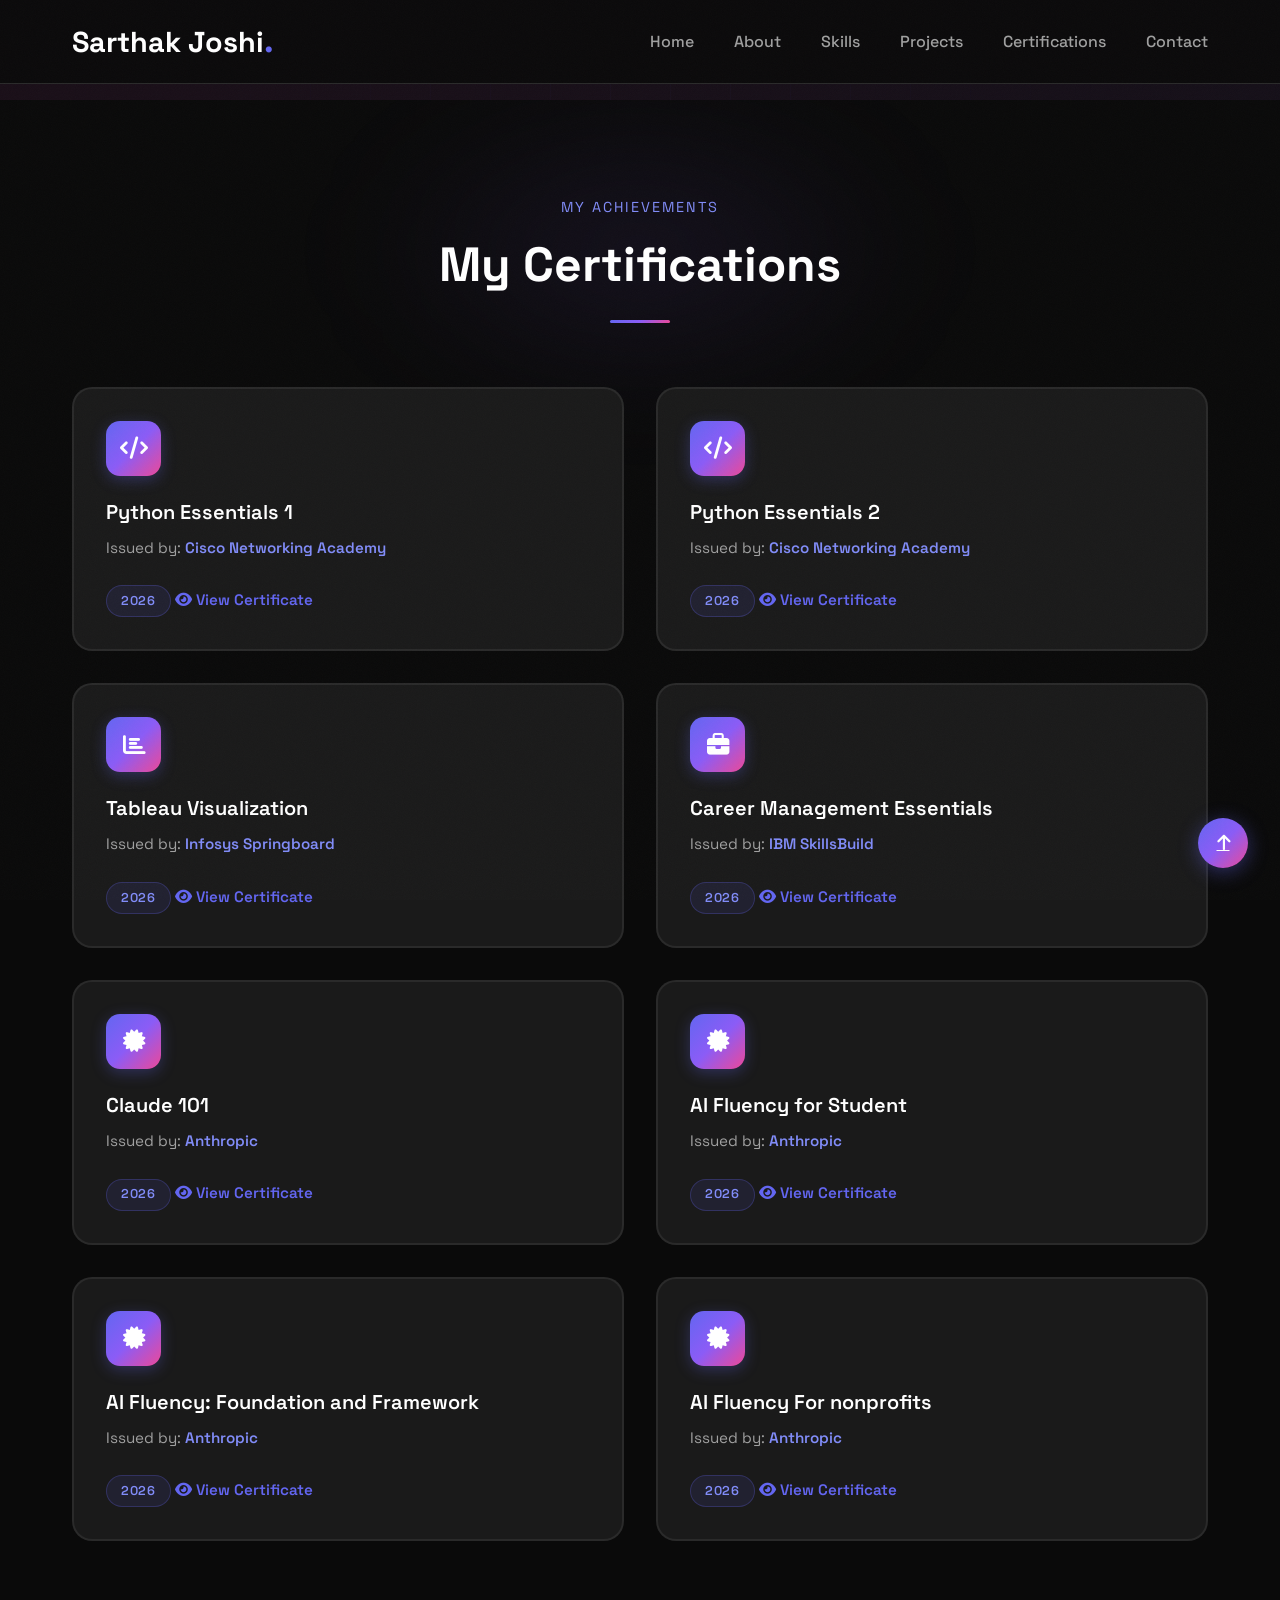
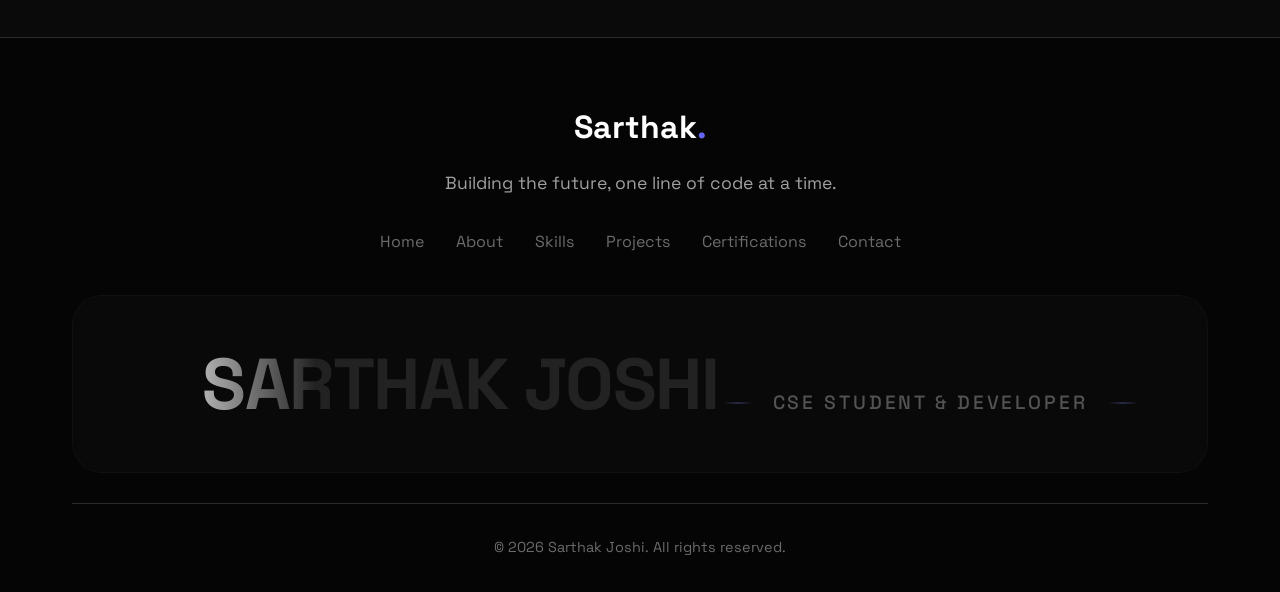
<file: certificates.html>
<!DOCTYPE html>
<html lang="en">

<head>
    <meta charset="UTF-8">
    <meta name="viewport" content="width=device-width, initial-scale=1.0">
    <meta name="description"
        content="Sarthak Joshi - Computer Science Engineering student at MIT Academy of Engineering, Pune. Portfolio showcasing web development projects, skills in C, Python, HTML/CSS, and certifications.">
    <meta name="keywords"
        content="Sarthak Joshi, portfolio, CSE student, web developer, Pune, MIT Academy of Engineering, HTML, CSS, Python, C programming">
    <meta name="author" content="Sarthak Joshi">
    <title>Sarthak Joshi - Certifications</title>

    <!-- CSS File -->
    <link rel="stylesheet" href="style.css">

    <!-- Font Awesome Icons -->
    <link rel="stylesheet" href="https://cdnjs.cloudflare.com/ajax/libs/font-awesome/6.4.0/css/all.min.css">

    <!-- Google Fonts -->
    <link href="https://fonts.googleapis.com/css2?family=Space+Grotesk:wght@300;400;500;600;700&display=swap"
        rel="stylesheet">
</head>

<body>
    <!-- Custom Cursor Elements -->
    <div class="cursor"></div>
    <div class="cursor-follower"></div>

    <!-- Spotlight Effect -->
    <div class="spotlight"></div>
    <div class="spotlight-inner"></div>

    <!-- Navigation -->
    <nav class="navbar">
        <div class="nav-container">
            <a href="Index.html#home" class="logo">Sarthak Joshi<span class="logo-dot">.</span></a>

            <input type="checkbox" id="nav-toggle" class="nav-toggle">
            <label for="nav-toggle" class="hamburger">
                <span></span>
                <span></span>
                <span></span>
            </label>

            <ul class="nav-menu">
                <li><a href="Index.html#home" class="nav-link">Home</a></li>
                <li><a href="Index.html#about" class="nav-link">About</a></li>
                <li><a href="Index.html#skills" class="nav-link">Skills</a></li>
                <li><a href="Index.html#projects" class="nav-link">Projects</a></li>
                <li><a href="certificates.html" class="nav-link">Certifications</a></li>
                <li><a href="Index.html#contact" class="nav-link">Contact</a></li>
            </ul>
        </div>
    </nav>

    <main style="padding-top: 100px; min-height: 80vh;">
        <!-- Certifications Section (NEW) -->
        <section id="certifications" class="certifications">
            <div class="container">
                <div class="section-header">
                    <span class="section-subtitle">My Achievements</span>
                    <h2 class="section-title">My <span class="gradient-text">Certifications</span></h2>
                    <div class="title-line"></div>
                </div>

                <div class="certifications-grid">
                    <!-- Certification 1 -->
                    <div class="cert-card">
                        <div class="cert-icon">
                            <i class="fas fa-code"></i>
                        </div>
                        <h3>Python Essentials 1</h3>
                        <p>Issued by: <strong>Cisco Networking Academy</strong></p>
                        <span class="cert-date">2026</span>
                        <a href="PythonEssentials1.pdf" class="cert-link" target="_blank" rel="noopener noreferrer"><i
                                class="fas fa-eye"></i> View Certificate</a>
                    </div>

                    <!-- Certification 2 -->
                    <div class="cert-card">
                        <div class="cert-icon">
                            <i class="fas fa-code"></i>
                        </div>
                        <h3>Python Essentials 2</h3>
                        <p>Issued by: <strong>Cisco Networking Academy</strong></p>
                        <span class="cert-date">2026</span>
                        <a href="PythonEssentials2.pdf" class="cert-link" target="_blank" rel="noopener noreferrer"><i
                                class="fas fa-eye"></i> View Certificate</a>
                    </div>

                    <!-- Certification 3 -->
                    <div class="cert-card">
                        <div class="cert-icon">
                            <i class="fas fa-chart-bar"></i>
                        </div>
                        <h3>Tableau Visualization</h3>
                        <p>Issued by: <strong>Infosys Springboard</strong></p>
                        <span class="cert-date">2026</span>
                        <a href="CS2_202501040172.pdf" class="cert-link" target="_blank" rel="noopener noreferrer"><i
                                class="fas fa-eye"></i> View Certificate</a>
                    </div>

                    <!-- Certification 4 -->
                    <div class="cert-card">
                        <div class="cert-icon">
                            <i class="fas fa-briefcase"></i>
                        </div>
                        <h3>Career Management Essentials</h3>
                        <p>Issued by: <strong>IBM SkillsBuild</strong></p>
                        <span class="cert-date">2026</span>
                        <a href="IMP cert.pdf" class="cert-link" target="_blank" rel="noopener noreferrer"><i
                                class="fas fa-eye"></i> View Certificate</a>
                    </div>
                    <!-- Certification 5 -->
                    <div class="cert-card">
                        <div class="cert-icon">
                            <i class="fas fa-certificate"></i>
                        </div>
                        <h3>Claude 101</h3>
                        <p>Issued by: <strong>Anthropic</strong></p>
                        <span class="cert-date">2026</span>
                        <a href="Claude_03.pdf" class="cert-link" target="_blank" rel="noopener noreferrer"><i
                                class="fas fa-eye"></i> View Certificate</a>
                    </div>

                    <!-- Certification 6 -->
                    <div class="cert-card">
                        <div class="cert-icon">
                            <i class="fas fa-certificate"></i>
                        </div>
                        <h3>AI Fluency for Student</h3>
                        <p>Issued by: <strong>Anthropic</strong></p>
                        <span class="cert-date">2026</span>
                        <a href="Claude_04.pdf" class="cert-link" target="_blank" rel="noopener noreferrer"><i
                                class="fas fa-eye"></i> View Certificate</a>
                    </div>

                    <!-- Certification 7 -->
                    <div class="cert-card">
                        <div class="cert-icon">
                            <i class="fas fa-certificate"></i>
                        </div>
                        <h3>AI Fluency: Foundation and Framework</h3>
                        <p>Issued by: <strong>Anthropic</strong></p>
                        <span class="cert-date">2026</span>
                        <a href="Claude_01.pdf" class="cert-link" target="_blank" rel="noopener noreferrer"><i
                                class="fas fa-eye"></i> View Certificate</a>
                    </div>

                    <!-- Certification 8 -->
                    <div class="cert-card">
                        <div class="cert-icon">
                            <i class="fas fa-certificate"></i>
                        </div>
                        <h3>AI Fluency For nonprofits</h3>
                        <p>Issued by: <strong>Anthropic</strong></p>
                        <span class="cert-date">2026</span>
                        <a href="Claude_02.pdf" class="cert-link" target="_blank" rel="noopener noreferrer"><i
                                class="fas fa-eye"></i> View Certificate</a>
                    </div>
                </div>
            </div>
        </section>
    </main>

    <footer class="footer">
        <div class="footer-content">
            <div class="footer-logo">Sarthak<span class="logo-dot">.</span></div>
            <p class="footer-text">Building the future, one line of code at a time.</p>

            <ul class="footer-links">
                <li><a href="Index.html#home">Home</a></li>
                <li><a href="Index.html#about">About</a></li>
                <li><a href="Index.html#skills">Skills</a></li>
                <li><a href="Index.html#projects">Projects</a></li>
                <li><a href="certificates.html">Certifications</a></li>
                <li><a href="Index.html#contact">Contact</a></li>
            </ul>

            <!-- Shining Name -->
            <div class="shine-name-container">
                <div class="shine-name-wrapper">
                    <h2 class="shine-name">Sarthak Joshi</h2>
                    <p class="shine-subtitle">CSE Student & Developer</p>
                </div>
            </div>

            <div class="footer-bottom">
                <p>&copy; 2026 Sarthak Joshi. All rights reserved.</p>
            </div>
        </div>
    </footer>

    <!-- Scroll To Top Button -->
    <a href="Index.html#home" class="scroll-top-btn visible" aria-label="Scroll to top">
        <i class="fas fa-arrow-up"></i>
    </a>
</body>

</html>
</file>
<file: style.css>
﻿/* ============================================================
   RESET & VARIABLES
   ============================================================ */
:root {
    --primary: #6366f1;
    --primary-dark: #4f46e5;
    --primary-light: #818cf8;
    --secondary: #8b5cf6;
    --accent: #ec4899;
    --dark-bg: #0a0a0a;
    --dark-surface: #121212;
    --dark-card: #1a1a1a;
    --dark-border: #2a2a2a;
    --text-primary: #ffffff;
    --text-secondary: #a0a0a0;
    --text-muted: #6b6b6b;
    --gradient-1: linear-gradient(135deg, #6366f1, #8b5cf6, #ec4899);
    --gradient-2: linear-gradient(90deg, #818cf8, #c084fc);
    --shadow-sm: 0 4px 20px rgba(0, 0, 0, 0.3);
    --shadow-md: 0 8px 30px rgba(99, 102, 241, 0.15);
    --shadow-lg: 0 20px 50px rgba(99, 102, 241, 0.25);
    --transition: all 0.3s cubic-bezier(0.4, 0, 0.2, 1);
}

* {
    margin: 0;
    padding: 0;
    box-sizing: border-box;
}

html {
    scroll-behavior: smooth;
    font-size: 16px;
}

body {
    font-family: 'Space Grotesk', sans-serif;
    background: var(--dark-bg);
    color: var(--text-primary);
    line-height: 1.6;
    overflow-x: hidden;
}

/* Custom Scrollbar */
::-webkit-scrollbar {
    width: 8px;
}

::-webkit-scrollbar-track {
    background: var(--dark-bg);
}

::-webkit-scrollbar-thumb {
    background: linear-gradient(180deg, var(--primary), var(--secondary));
    border-radius: 4px;
}

::-webkit-scrollbar-thumb:hover {
    background: linear-gradient(180deg, var(--secondary), var(--accent));
}

/* ============================================================
   SPOTLIGHT CURSOR EFFECT (Pure CSS)
   ============================================================ */

.spotlight {
    position: fixed;
    width: 800px;
    height: 800px;
    border-radius: 50%;
    pointer-events: none;
    z-index: 9998;
    top: 50%;
    left: 50%;
    background: radial-gradient(
        circle,
        rgba(99, 102, 241, 0.15) 0%,
        rgba(167, 139, 250, 0.1) 20%,
        rgba(56, 189, 248, 0.07) 40%,
        rgba(52, 211, 153, 0.04) 60%,
        transparent 80%
    );
    filter: blur(70px);
    opacity: 0;
    transition: opacity 0.5s ease;
    animation: spotlightFadeIn 0.8s ease-out 0.3s forwards, spotlightWander 20s ease-in-out infinite alternate;
    mix-blend-mode: screen;
}

.spotlight-inner {
    position: fixed;
    width: 400px;
    height: 400px;
    border-radius: 50%;
    pointer-events: none;
    z-index: 9999;
    top: 50%;
    left: 50%;
    background: radial-gradient(
        circle,
        rgba(167, 139, 250, 0.2) 0%,
        rgba(129, 140, 248, 0.15) 30%,
        rgba(56, 189, 248, 0.1) 50%,
        transparent 70%
    );
    filter: blur(40px);
    opacity: 0;
    transition: opacity 0.5s ease;
    animation: spotlightFadeIn 0.8s ease-out 0.5s forwards, spotlightInnerWander 15s ease-in-out infinite alternate-reverse;
    mix-blend-mode: screen;
}

@keyframes spotlightFadeIn {
    from { opacity: 0; transform: translate(-50%, -50%) scale(0.8); }
    to { opacity: 1; transform: translate(-50%, -50%) scale(1); }
}

@keyframes spotlightWander {
    0% { transform: translate(-50%, -50%) scale(0.8) translate(10vw, 10vh); }
    33% { transform: translate(-50%, -50%) scale(1.1) translate(-20vw, 15vh); }
    66% { transform: translate(-50%, -50%) scale(0.9) translate(15vw, -20vh); }
    100% { transform: translate(-50%, -50%) scale(1) translate(-10vw, -10vh); }
}

@keyframes spotlightInnerWander {
    0% { transform: translate(-50%, -50%) scale(1) translate(-10vw, -15vh); }
    33% { transform: translate(-50%, -50%) scale(0.8) translate(20vw, 10vh); }
    66% { transform: translate(-50%, -50%) scale(1.2) translate(-15vw, 20vh); }
    100% { transform: translate(-50%, -50%) scale(0.9) translate(10vw, 10vh); }
}

.cursor, .cursor-follower {
    display: none !important;
}
    to { transform: translate(-50%, -50%); }
}

/* ============================================================
   TYPOGRAPHY & UTILITIES
   ============================================================ */
.gradient-text {
    background: var(--gradient-1);
    -webkit-background-clip: text;
    background-clip: text;
    color: transparent;
    display: inline-block;
}

.section-header {
    text-align: center;
    margin-bottom: 4rem;
    position: relative;
}

.section-subtitle {
    display: block;
    font-size: 0.9rem;
    text-transform: uppercase;
    letter-spacing: 2px;
    color: var(--primary-light);
    margin-bottom: 0.5rem;
}

.section-title {
    font-size: clamp(2rem, 5vw, 3rem);
    font-weight: 700;
    margin-bottom: 1rem;
}

.title-line {
    width: 60px;
    height: 3px;
    background: var(--gradient-1);
    margin: 0 auto;
    border-radius: 2px;
    animation: linePulse 2s infinite;
}

@keyframes linePulse {
    0%, 100% { width: 60px; opacity: 1; }
    50% { width: 100px; opacity: 0.7; }
}

/* Focus visible for keyboard accessibility */
a:focus-visible,
button:focus-visible {
    outline: 2px solid var(--primary-light);
    outline-offset: 3px;
    border-radius: 4px;
}

.container {
    max-width: 1200px;
    margin: 0 auto;
    padding: 0 2rem;
}

/* ============================================================
   NAVIGATION
   ============================================================ */
.navbar {
    position: fixed;
    top: 0;
    left: 0;
    width: 100%;
    z-index: 1000;
    padding: 1.5rem 0;
    transition: var(--transition);
}

.navbar.scrolled {
    background: rgba(10, 10, 10, 0.9);
    backdrop-filter: blur(10px);
    border-bottom: 1px solid var(--dark-border);
    padding: 1rem 0;
}

.nav-container {
    max-width: 1200px;
    margin: 0 auto;
    padding: 0 2rem;
    display: flex;
    align-items: center;
    justify-content: space-between;
}

.logo {
    font-size: 1.8rem;
    font-weight: 700;
    text-decoration: none;
    color: var(--text-primary);
    position: relative;
    z-index: 1001;
}

.logo-dot {
    color: var(--primary);
    font-size: 2rem;
}

.nav-menu {
    display: flex;
    gap: 2.5rem;
    list-style: none;
    align-items: center;
}

.nav-link {
    color: var(--text-secondary);
    text-decoration: none;
    font-weight: 500;
    position: relative;
    padding: 0.5rem 0;
    transition: var(--transition);
}

.nav-link::after {
    content: '';
    position: absolute;
    bottom: 0;
    left: 0;
    width: 0;
    height: 2px;
    background: var(--gradient-1);
    transition: width 0.3s ease;
}

.nav-link:hover,
.nav-link.active {
    color: var(--text-primary);
}

.nav-link:hover::after,
.nav-link.active::after {
    width: 100%;
}

.nav-btn {
    padding: 0.75rem 1.5rem;
    border-radius: 50px;
    background: var(--gradient-1);
    color: white;
    text-decoration: none;
    font-weight: 600;
    transition: var(--transition);
    box-shadow: var(--shadow-md);
}

.nav-btn:hover {
    transform: translateY(-2px);
    box-shadow: var(--shadow-lg);
}

/* Hamburger Menu */
.nav-toggle {
    display: none;
}

.hamburger {
    display: none;
    flex-direction: column;
    cursor: pointer;
    z-index: 1001;
}

.hamburger span {
    width: 25px;
    height: 2px;
    background: var(--text-primary);
    margin: 3px 0;
    transition: var(--transition);
}

/* ============================================================
   HERO SECTION
   ============================================================ */
.hero {
    min-height: 100vh;
    display: flex;
    align-items: center;
    position: relative;
    overflow: hidden;
    padding: 6rem 0 2rem;
}

.hero-bg {
    position: absolute;
    inset: 0;
    overflow: hidden;
}

.gradient-sphere {
    position: absolute;
    width: 600px;
    height: 600px;
    background: radial-gradient(circle, rgba(99, 102, 241, 0.2) 0%, transparent 70%);
    border-radius: 50%;
    top: -200px;
    right: -100px;
    filter: blur(60px);
    animation: floatSphere 15s infinite;
}

.gradient-sphere-2 {
    position: absolute;
    width: 500px;
    height: 500px;
    background: radial-gradient(circle, rgba(139, 92, 246, 0.15) 0%, transparent 70%);
    border-radius: 50%;
    bottom: -100px;
    left: -100px;
    filter: blur(60px);
    animation: floatSphere 20s infinite reverse;
}

@keyframes floatSphere {
    0%, 100% { transform: translate(0, 0) scale(1); }
    50% { transform: translate(30px, 30px) scale(1.1); }
}

.grid-overlay {
    position: absolute;
    inset: 0;
    background-image: 
        linear-gradient(rgba(99, 102, 241, 0.05) 1px, transparent 1px),
        linear-gradient(90deg, rgba(99, 102, 241, 0.05) 1px, transparent 1px);
    background-size: 50px 50px;
    animation: gridMove 20s linear infinite;
}

@keyframes gridMove {
    0% { transform: translate(0, 0); }
    100% { transform: translate(50px, 50px); }
}

/* Stars */
.hero-stars {
    position: absolute;
    inset: 0;
    pointer-events: none;
}

.star {
    position: absolute;
    border-radius: 50%;
    background: #fff;
}

.star:nth-child(1) { width:2px;height:2px; top:8%; left:15%; animation: starTwinkle 2.1s .2s ease-in-out infinite; }
.star:nth-child(2) { width:3px;height:3px; top:18%; left:75%; animation: starTwinkle 2.8s .6s ease-in-out infinite; }
.star:nth-child(3) { width:2px;height:2px; top:35%; left:40%; animation: starTwinkle 3.2s .1s ease-in-out infinite; }
.star:nth-child(4) { width:2px;height:2px; top:60%; left:20%; animation: starTwinkle 2.5s .9s ease-in-out infinite; }
.star:nth-child(5) { width:3px;height:3px; top:70%; left:85%; animation: starTwinkle 1.9s .4s ease-in-out infinite; }
.star:nth-child(6) { width:2px;height:2px; top:85%; left:55%; animation: starTwinkle 3.0s .7s ease-in-out infinite; }
.star:nth-child(7) { width:2px;height:2px; top:25%; left:90%; animation: starTwinkle 2.4s .3s ease-in-out infinite; }
.star:nth-child(8) { width:3px;height:3px; top:50%; left:5%; animation: starTwinkle 2.2s .8s ease-in-out infinite; }
.star:nth-child(9) { width:2px;height:2px; top:12%; left:55%; animation: starTwinkle 2.7s .5s ease-in-out infinite; }
.star:nth-child(10) { width:2px;height:2px; top:80%; left:35%; animation: starTwinkle 3.1s .2s ease-in-out infinite; }

@keyframes starTwinkle {
    0%,100% { opacity: .15; transform: scale(.8); }
    50% { opacity: .9; transform: scale(1.3); }
}

/* Floating particles */
.hero-particle {
    position: absolute;
    border-radius: 50%;
    pointer-events: none;
}

.hero-particle:nth-child(11) { width:5px;height:5px; top:20%;left:10%; background:var(--primary); box-shadow:0 0 8px var(--primary); animation: floatY 5s 0s ease-in-out infinite; }
.hero-particle:nth-child(12) { width:4px;height:4px; top:70%;left:80%; background:var(--secondary); box-shadow:0 0 8px var(--secondary); animation: floatY 6s 1s ease-in-out infinite; }
.hero-particle:nth-child(13) { width:6px;height:6px; top:50%;left:25%; background:#38bdf8; box-shadow:0 0 8px #38bdf8; animation: floatY 7s .5s ease-in-out infinite; }
.hero-particle:nth-child(14) { width:3px;height:3px; top:30%;left:65%; background:#34d399; box-shadow:0 0 8px #34d399; animation: floatY 5s 2s ease-in-out infinite; }
.hero-particle:nth-child(15) { width:5px;height:5px; top:80%;left:45%; background:var(--primary); box-shadow:0 0 8px var(--primary); animation: floatY 8s .2s ease-in-out infinite; }
.hero-particle:nth-child(16) { width:4px;height:4px; top:15%;left:88%; background:var(--accent); box-shadow:0 0 8px var(--accent); animation: floatY 6s 1.5s ease-in-out infinite; }

@keyframes floatY {
    0%, 100% { transform: translateY(0px); }
    50% { transform: translateY(-18px); }
}

.hero-container {
    max-width: 1200px;
    margin: 0 auto;
    padding: 0 2rem;
    display: grid;
    grid-template-columns: 1fr 1fr;
    gap: 4rem;
    align-items: center;
    position: relative;
    z-index: 2;
}

.hero-content {
    animation: fadeSlideUp 1s ease-out;
}

.hero-badge {
    display: inline-flex;
    align-items: center;
    gap: 0.75rem;
    padding: 0.5rem 1rem;
    background: rgba(99, 102, 241, 0.1);
    border: 1px solid rgba(99, 102, 241, 0.2);
    border-radius: 50px;
    color: var(--primary-light);
    font-size: 0.9rem;
    margin-bottom: 2rem;
    position: relative;
    overflow: hidden;
}

.hero-wave {
    display: inline-block;
    animation: waveHand 2.5s ease-in-out infinite;
    transform-origin: 70% 70%;
}

@keyframes waveHand {
    0%,100% { transform: rotate(0deg); }
    20% { transform: rotate(25deg); }
    40% { transform: rotate(-15deg); }
    60% { transform: rotate(20deg); }
    80% { transform: rotate(-10deg); }
}

.hero-name {
    font-size: clamp(2.5rem, 6vw, 4rem);
    font-weight: 700;
    line-height: 1.1;
    margin-bottom: 1.5rem;
}

.hero-typing {
    font-size: 1.5rem;
    margin-bottom: 1.5rem;
    min-height: 3rem;
}

.static-text {
    color: var(--text-secondary);
}

.dynamic-text {
    display: inline-block;
    overflow: hidden;
    white-space: nowrap;
    border-right: 2px solid var(--primary);
    animation: typing 4s steps(22, end) infinite alternate, cursorBlink .75s step-end infinite;
    max-width: 100%;
    vertical-align: bottom;
    color: var(--primary);
    font-weight: 600;
}

@keyframes typing {
    from { width: 0; }
    to { width: 100%; }
}

@keyframes cursorBlink {
    from, to { border-color: transparent; }
    50% { border-color: var(--primary); }
}
    50% { opacity: 0; }
}

.hero-description {
    color: var(--text-secondary);
    font-size: 1.1rem;
    margin-bottom: 2.5rem;
    max-width: 500px;
}

.hero-buttons {
    display: flex;
    gap: 1rem;
    margin-bottom: 2rem;
}

.btn {
    display: inline-flex;
    align-items: center;
    gap: 0.75rem;
    padding: 1rem 2rem;
    border-radius: 50px;
    font-weight: 600;
    text-decoration: none;
    transition: var(--transition);
    position: relative;
    overflow: hidden;
    border: none;
    cursor: pointer;
}

.btn::before {
    content: '';
    position: absolute;
    top: 50%;
    left: 50%;
    width: 0;
    height: 0;
    border-radius: 50%;
    background: rgba(255, 255, 255, 0.2);
    transform: translate(-50%, -50%);
    transition: width 0.6s, height 0.6s;
}

.btn:hover::before {
    width: 300px;
    height: 300px;
}

.btn-primary {
    background: var(--gradient-1);
    color: white;
    box-shadow: var(--shadow-md);
}

.btn-primary:hover {
    transform: translateY(-3px);
    box-shadow: var(--shadow-lg);
}

.btn-outline {
    background: transparent;
    border: 2px solid var(--primary);
    color: var(--text-primary);
}

.btn-outline:hover {
    background: var(--primary);
    transform: translateY(-3px);
    box-shadow: var(--shadow-md);
}

.hero-social {
    display: flex;
    gap: 1rem;
}

.social-icon {
    width: 40px;
    height: 40px;
    border-radius: 50%;
    background: var(--dark-card);
    border: 1px solid var(--dark-border);
    display: flex;
    align-items: center;
    justify-content: center;
    color: var(--text-secondary);
    text-decoration: none;
    transition: var(--transition);
}

.social-icon:hover {
    background: var(--primary);
    color: white;
    transform: translateY(-3px);
    border-color: transparent;
}

/* Hero Image */
.hero-image-wrapper {
    position: relative;
    animation: fadeSlideRight 1s ease-out;
}

.hero-image {
    position: relative;
    width: 350px;
    height: 350px;
    margin: 0 auto;
}

.image-glow {
    position: absolute;
    inset: -20px;
    background: radial-gradient(circle, rgba(99, 102, 241, 0.3) 0%, transparent 70%);
    filter: blur(30px);
    animation: glowPulse 3s infinite;
}

@keyframes glowPulse {
    0%, 100% { opacity: 0.5; transform: scale(1); }
    50% { opacity: 0.8; transform: scale(1.1); }
}

.hero-image img {
    width: 100%;
    height: 100%;
    object-fit: cover;
    border-radius: 30% 70% 70% 30% / 30% 30% 70% 70%;
    border: 3px solid rgba(99, 102, 241, 0.3);
    animation: morphing 10s infinite;
    position: relative;
    z-index: 2;
}

@keyframes morphing {
    0%, 100% { border-radius: 30% 70% 70% 30% / 30% 30% 70% 70%; }
    25% { border-radius: 58% 42% 75% 25% / 76% 46% 54% 24%; }
    50% { border-radius: 50% 50% 33% 67% / 55% 27% 73% 45%; }
    75% { border-radius: 33% 67% 58% 42% / 63% 68% 32% 37%; }
}

.floating-card {
    position: absolute;
    padding: 0.75rem 1.5rem;
    background: var(--dark-card);
    border: 1px solid var(--dark-border);
    border-radius: 50px;
    display: flex;
    align-items: center;
    gap: 0.5rem;
    font-size: 0.9rem;
    color: var(--text-primary);
    box-shadow: var(--shadow-sm);
    backdrop-filter: blur(5px);
    animation: float 3s infinite;
}

.floating-card i {
    color: var(--primary);
}

.card-1 {
    top: 20px;
    right: 0;
    animation-delay: 0s;
}

.card-2 {
    bottom: 20px;
    left: 0;
    animation-delay: 1.5s;
}

@keyframes float {
    0%, 100% { transform: translateY(0); }
    50% { transform: translateY(-10px); }
}

.scroll-indicator {
    position: absolute;
    bottom: 2rem;
    left: 50%;
    transform: translateX(-50%);
    display: flex;
    flex-direction: column;
    align-items: center;
    gap: 0.5rem;
    color: var(--text-muted);
    font-size: 0.8rem;
    animation: bounce 2s infinite;
}

@keyframes bounce {
    0%, 100% { transform: translateX(-50%) translateY(0); }
    50% { transform: translateX(-50%) translateY(-10px); }
}

.mouse {
    width: 26px;
    height: 40px;
    border: 2px solid var(--text-muted);
    border-radius: 20px;
    position: relative;
}

.mouse::before {
    content: '';
    position: absolute;
    top: 5px;
    left: 50%;
    transform: translateX(-50%);
    width: 4px;
    height: 8px;
    background: var(--text-muted);
    border-radius: 2px;
    animation: scrollWheel 1.5s infinite;
}

@keyframes scrollWheel {
    0% { opacity: 1; transform: translateX(-50%) translateY(0); }
    100% { opacity: 0; transform: translateX(-50%) translateY(10px); }
}

/* ============================================================
   ANIMATIONS
   ============================================================ */
@keyframes fadeSlideUp {
    from {
        opacity: 0;
        transform: translateY(50px);
    }
    to {
        opacity: 1;
        transform: translateY(0);
    }
}

@keyframes fadeSlideRight {
    from {
        opacity: 0;
        transform: translateX(50px);
    }
    to {
        opacity: 1;
        transform: translateX(0);
    }
}

/* ============================================================
   ABOUT SECTION
   ============================================================ */
.about {
    padding: 6rem 0;
    background: var(--dark-surface);
    position: relative;
    overflow: hidden;
}

.about-grid {
    display: grid;
    grid-template-columns: 1fr 1fr;
    gap: 4rem;
    align-items: center;
}

.about-image-wrapper {
    position: relative;
    animation: fadeSlideLeft 1s ease-out;
}

@keyframes fadeSlideLeft {
    from {
        opacity: 0;
        transform: translateX(-50px);
    }
    to {
        opacity: 1;
        transform: translateX(0);
    }
}

.about-image {
    position: relative;
    border-radius: 20px;
    overflow: hidden;
    box-shadow: var(--shadow-lg);
}

.image-border {
    position: absolute;
    inset: 0;
    border: 2px solid transparent;
    border-radius: 20px;
    background: var(--gradient-1) border-box;
    -webkit-mask: linear-gradient(#fff 0 0) padding-box, linear-gradient(#fff 0 0);
    mask: linear-gradient(#fff 0 0) padding-box, linear-gradient(#fff 0 0);
    -webkit-mask-composite: xor;
    mask-composite: exclude;
    animation: rotate 10s linear infinite;
}

@keyframes rotate {
    from { transform: rotate(0deg); }
    to { transform: rotate(360deg); }
}

.about-image img {
    width: 100%;
    height: 100%;
    object-fit: cover;
    transition: var(--transition);
}

.about-image:hover img {
    transform: scale(1.05);
}

.experience-badge {
    position: absolute;
    bottom: -20px;
    right: -20px;
    width: 120px;
    height: 120px;
    background: var(--gradient-1);
    border-radius: 50%;
    display: flex;
    flex-direction: column;
    align-items: center;
    justify-content: center;
    color: white;
    box-shadow: var(--shadow-lg);
    animation: glowPulse 3s infinite;
}

@keyframes spin {
    from { transform: rotate(0deg); }
    to { transform: rotate(360deg); }
}

.exp-number {
    font-size: 2rem;
    font-weight: 700;
    line-height: 1;
}

.exp-text {
    font-size: 0.8rem;
    text-align: center;
    opacity: 0.9;
}

.about-content {
    padding: 2rem;
    animation: fadeSlideRight 1s ease-out;
}

@keyframes fadeSlideRight {
    from {
        opacity: 0;
        transform: translateX(50px);
    }
    to {
        opacity: 1;
        transform: translateX(0);
    }
}

.about-heading {
    font-size: 2rem;
    margin-bottom: 1.5rem;
    line-height: 1.3;
}

.about-text {
    color: var(--text-secondary);
    margin-bottom: 1.5rem;
    font-size: 1.1rem;
}

.about-info-grid {
    display: grid;
    grid-template-columns: repeat(2, 1fr);
    gap: 1.5rem;
    margin: 2rem 0;
}

.info-card {
    background: var(--dark-card);
    padding: 1.5rem;
    border-radius: 15px;
    border: 1px solid var(--dark-border);
    transition: var(--transition);
    text-align: center;
}

.info-card:hover {
    transform: translateY(-5px);
    border-color: var(--primary);
    box-shadow: var(--shadow-md);
}

.info-card i {
    font-size: 2rem;
    color: var(--primary);
    margin-bottom: 0.5rem;
}

.info-label {
    display: block;
    font-size: 0.8rem;
    color: var(--text-muted);
    margin-bottom: 0.25rem;
}

.info-value {
    font-weight: 600;
    color: var(--text-primary);
}

.stats-row {
    display: grid;
    grid-template-columns: repeat(4, 1fr);
    gap: 1.5rem;
    margin-top: 3rem;
}

.stat-card {
    text-align: center;
    padding: 2rem;
    border-radius: 15px;
    background: var(--dark-card);
    border: 1px solid var(--dark-border);
    transition: var(--transition);
    animation: countUp 0.7s ease-out forwards;
    opacity: 0;
}

.stat-card:nth-child(1) { animation-delay: 0.2s; }
.stat-card:nth-child(2) { animation-delay: 0.35s; }
.stat-card:nth-child(3) { animation-delay: 0.5s; }
.stat-card:nth-child(4) { animation-delay: 0.65s; }

@keyframes countUp {
    from {
        opacity: 0;
        transform: scale(0.8);
    }
    to {
        opacity: 1;
        transform: scale(1);
    }
}

.stat-card:hover {
    transform: translateY(-5px);
    border-color: var(--primary);
    box-shadow: var(--shadow-md);
}

.stat-num {
    font-size: 2.5rem;
    font-weight: 700;
    color: var(--primary);
    margin-bottom: 0.5rem;
}

.stat-label {
    color: var(--text-secondary);
    font-size: 0.9rem;
}

/* ============================================================
   SKILLS SECTION
   ============================================================ */
.skills {
    padding: 6rem 0;
    background: var(--dark-bg);
}

.skills-grid {
    display: grid;
    grid-template-columns: repeat(2, 1fr);
    gap: 2rem;
    margin-bottom: 3rem;
}

.skill-card {
    background: var(--dark-card);
    border: 1px solid var(--dark-border);
    border-radius: 20px;
    padding: 2rem;
    transition: var(--transition);
    position: relative;
    overflow: hidden;
    opacity: 0;
    animation: fadeSlideUp 0.7s ease-out forwards;
}

.skill-card:nth-child(1) { animation-delay: 0.1s; }
.skill-card:nth-child(2) { animation-delay: 0.3s; }

.skill-card::before {
    content: '';
    position: absolute;
    top: -2px;
    left: -2px;
    right: -2px;
    height: 3px;
    background: var(--gradient-1);
    transform: translateX(-100%);
    transition: transform 0.5s ease;
}

.skill-card:hover::before {
    transform: translateX(100%);
}

.skill-card:hover {
    transform: translateY(-5px);
    box-shadow: var(--shadow-md);
    border-color: var(--primary);
}

.skill-card-header {
    display: flex;
    align-items: center;
    gap: 1rem;
    margin-bottom: 2rem;
}

.skill-icon-wrapper {
    width: 50px;
    height: 50px;
    background: var(--gradient-1);
    border-radius: 12px;
    display: flex;
    align-items: center;
    justify-content: center;
    font-size: 1.5rem;
    color: white;
    animation: iconGlow 2s infinite;
}

@keyframes iconGlow {
    0%, 100% { box-shadow: 0 0 20px rgba(99, 102, 241, 0.3); }
    50% { box-shadow: 0 0 40px rgba(99, 102, 241, 0.6); }
}

.skill-card-header h3 {
    font-size: 1.3rem;
    color: var(--text-primary);
}

.skill-item {
    margin-bottom: 1.5rem;
}

.skill-info {
    display: flex;
    justify-content: space-between;
    margin-bottom: 0.5rem;
    color: var(--text-secondary);
}

.skill-percent {
    color: var(--primary);
    font-weight: 600;
}

.skill-progress {
    height: 8px;
    background: var(--dark-border);
    border-radius: 4px;
    overflow: hidden;
    position: relative;
}

.skill-progress-bar {
    height: 100%;
    background: var(--gradient-1);
    border-radius: 4px;
    position: relative;
    animation: progressFill 1.5s ease-out;
}

@keyframes progressFill {
    from { width: 0; }
}

.skill-progress-bar::after {
    content: '';
    position: absolute;
    top: 0;
    left: 0;
    right: 0;
    bottom: 0;
    background: linear-gradient(90deg, transparent, rgba(255, 255, 255, 0.3), transparent);
    animation: shimmer 2s infinite;
}

@keyframes shimmer {
    0% { transform: translateX(-100%); }
    100% { transform: translateX(100%); }
}

.skills-cloud {
    display: flex;
    flex-wrap: wrap;
    justify-content: center;
    gap: 1rem;
    margin-top: 3rem;
}

.cloud-tag {
    padding: 0.75rem 1.5rem;
    background: var(--dark-card);
    border: 1px solid var(--dark-border);
    border-radius: 50px;
    color: var(--text-secondary);
    font-size: 1rem;
    transition: var(--transition);
    cursor: default;
    animation: tagFloat 3s infinite;
}

.cloud-tag:hover {
    background: var(--primary);
    color: white;
    transform: translateY(-3px) scale(1.05);
    border-color: transparent;
    box-shadow: var(--shadow-md);
}

@keyframes tagFloat {
    0%, 100% { transform: translateY(0); }
    50% { transform: translateY(-5px); }
}

.cloud-tag:nth-child(odd) { animation-delay: 0.5s; }
.cloud-tag:nth-child(3n) { animation-delay: 1s; }

/* ============================================================
   PROJECTS SECTION
   ============================================================ */
.projects {
    padding: 6rem 0;
    background: var(--dark-surface);
}

.projects-grid {
    display: grid;
    grid-template-columns: repeat(2, 1fr);
    gap: 2rem;
    margin-bottom: 3rem;
}

.project-card {
    background: var(--dark-card);
    border: 1px solid var(--dark-border);
    border-radius: 20px;
    overflow: hidden;
    transition: var(--transition);
    position: relative;
    opacity: 0;
    animation: fadeSlideUp 0.7s ease-out forwards;
}

.project-card:nth-child(1) { animation-delay: 0.1s; }
.project-card:nth-child(2) { animation-delay: 0.2s; }
.project-card:nth-child(3) { animation-delay: 0.3s; }
.project-card:nth-child(4) { animation-delay: 0.4s; }

.project-card:hover {
    transform: translateY(-10px);
    box-shadow: var(--shadow-lg);
    border-color: var(--primary);
}

.project-image {
    position: relative;
    height: 250px;
    overflow: hidden;
}

.project-image img {
    width: 100%;
    height: 100%;
    object-fit: cover;
    transition: transform 0.5s ease;
}

.project-card:hover .project-image img {
    transform: scale(1.1);
}

.project-overlay {
    position: absolute;
    inset: 0;
    background: linear-gradient(to top, var(--dark-bg), transparent);
    opacity: 0;
    transition: opacity 0.3s ease;
    display: flex;
    align-items: flex-end;
    justify-content: center;
    padding: 2rem;
}

.project-card:hover .project-overlay {
    opacity: 1;
}

.project-links {
    display: flex;
    gap: 1rem;
    transform: translateY(20px);
    transition: transform 0.3s ease;
}

.project-card:hover .project-links {
    transform: translateY(0);
}

.project-link {
    width: 45px;
    height: 45px;
    background: var(--primary);
    border-radius: 50%;
    display: flex;
    align-items: center;
    justify-content: center;
    color: white;
    text-decoration: none;
    transition: var(--transition);
}

.project-link:hover {
    transform: scale(1.1);
    background: var(--accent);
}

.project-category {
    position: absolute;
    top: 1rem;
    right: 1rem;
    padding: 0.25rem 1rem;
    background: rgba(99, 102, 241, 0.2);
    border: 1px solid var(--primary);
    border-radius: 50px;
    color: var(--primary);
    font-size: 0.8rem;
    font-weight: 600;
    backdrop-filter: blur(5px);
}

.project-info {
    padding: 1.5rem;
}

.project-info h3 {
    font-size: 1.3rem;
    margin-bottom: 0.5rem;
    color: var(--text-primary);
}

.project-info p {
    color: var(--text-secondary);
    margin-bottom: 1rem;
    line-height: 1.6;
}

.project-tech {
    display: flex;
    flex-wrap: wrap;
    gap: 0.5rem;
}

.project-tech span {
    padding: 0.25rem 0.75rem;
    background: var(--dark-bg);
    border: 1px solid var(--dark-border);
    border-radius: 50px;
    font-size: 0.8rem;
    color: var(--text-muted);
    transition: var(--transition);
}

.project-tech span:hover {
    background: var(--primary);
    color: white;
    border-color: transparent;
}

.projects-cta {
    text-align: center;
    margin-top: 1rem;
}

.projects-cta .btn-outline {
    padding: 1rem 2.5rem;
}

/* ============================================================
   CERTIFICATIONS SECTION
   ============================================================ */
.certifications {
    padding: 6rem 0;
    background: var(--dark-bg);
    position: relative;
    overflow: hidden;
}

.certifications::before {
    content: '';
    position: absolute;
    top: 0;
    left: 50%;
    transform: translateX(-50%);
    width: 600px;
    height: 300px;
    background: radial-gradient(ellipse, rgba(139, 92, 246, 0.1) 0%, transparent 70%);
    filter: blur(60px);
    pointer-events: none;
}

.certifications-grid {
    display: grid;
    grid-template-columns: repeat(2, 1fr);
    gap: 2rem;
}

.cert-card {
    background: var(--dark-card);
    border: 1px solid var(--dark-border);
    border-radius: 20px;
    padding: 2rem;
    position: relative;
    overflow: hidden;
    transition: var(--transition);
    opacity: 0;
    animation: fadeSlideUp 0.7s ease-out forwards;
}

.cert-card:nth-child(1) { animation-delay: 0.1s; }
.cert-card:nth-child(2) { animation-delay: 0.2s; }
.cert-card:nth-child(3) { animation-delay: 0.3s; }
.cert-card:nth-child(4) { animation-delay: 0.4s; }
.cert-card:nth-child(5) { animation-delay: 0.5s; }
.cert-card:nth-child(6) { animation-delay: 0.6s; }
.cert-card:nth-child(7) { animation-delay: 0.7s; }
.cert-card:nth-child(8) { animation-delay: 0.8s; }

.cert-card::before {
    content: '';
    position: absolute;
    top: 0;
    left: 0;
    width: 100%;
    height: 3px;
    background: var(--gradient-1);
    transform: scaleX(0);
    transform-origin: left;
    transition: transform 0.4s ease;
}

.cert-card:hover::before {
    transform: scaleX(1);
}

.cert-card:hover {
    transform: translateY(-8px);
    box-shadow: var(--shadow-lg);
    border-color: var(--primary);
}

.cert-icon {
    width: 55px;
    height: 55px;
    background: var(--gradient-1);
    border-radius: 14px;
    display: flex;
    align-items: center;
    justify-content: center;
    font-size: 1.4rem;
    color: white;
    margin-bottom: 1.25rem;
    transition: var(--transition);
    box-shadow: 0 4px 15px rgba(99, 102, 241, 0.3);
}

.cert-card:hover .cert-icon {
    transform: scale(1.1) rotate(-5deg);
    box-shadow: 0 6px 25px rgba(99, 102, 241, 0.5);
}

.cert-card h3 {
    font-size: 1.25rem;
    color: var(--text-primary);
    margin-bottom: 0.5rem;
    font-weight: 600;
}

.cert-card p {
    color: var(--text-secondary);
    font-size: 0.95rem;
    margin-bottom: 0.75rem;
    line-height: 1.6;
}

.cert-card p strong {
    color: var(--primary-light);
    font-weight: 600;
}

.cert-date {
    display: inline-block;
    padding: 0.3rem 0.9rem;
    background: rgba(99, 102, 241, 0.1);
    border: 1px solid rgba(99, 102, 241, 0.25);
    border-radius: 50px;
    color: var(--primary-light);
    font-size: 0.8rem;
    font-weight: 600;
    letter-spacing: 0.5px;
}

.cert-link {
    display: inline-block;
    margin-top: 1rem;
    color: var(--primary);
    text-decoration: none;
    font-weight: 600;
    font-size: 0.95rem;
    transition: var(--transition);
}

.cert-link:hover {
    color: var(--accent);
    transform: translateX(5px);
}

/* ============================================================
   CONTACT SECTION
   ============================================================ */
.contact {
    padding: 6rem 0;
    background: var(--dark-bg);
    position: relative;
    overflow: hidden;
}

.contact::after {
    content: '';
    position: absolute;
    bottom: 0;
    left: 50%;
    transform: translateX(-50%);
    width: 600px;
    height: 250px;
    background: radial-gradient(ellipse, rgba(99, 102, 241, 0.12) 0%, transparent 70%);
    filter: blur(50px);
    pointer-events: none;
}

.contact-wrapper {
    display: grid;
    grid-template-columns: 1fr 1fr;
    gap: 3rem;
}

.contact-info-side {
    padding: 2rem;
    animation: fadeSlideLeft 1s ease-out;
}

.contact-heading {
    font-size: 2rem;
    margin-bottom: 1rem;
    color: var(--text-primary);
}

.contact-text {
    color: var(--text-secondary);
    margin-bottom: 2rem;
    line-height: 1.8;
}

.contact-details {
    margin-bottom: 2rem;
}

.contact-detail-item {
    display: flex;
    gap: 1rem;
    margin-bottom: 1.5rem;
    padding: 1rem;
    background: var(--dark-card);
    border: 1px solid var(--dark-border);
    border-radius: 15px;
    transition: var(--transition);
}

.contact-detail-item:hover {
    transform: translateX(10px);
    border-color: var(--primary);
    box-shadow: var(--shadow-md);
}

.detail-icon {
    width: 50px;
    height: 50px;
    background: var(--gradient-1);
    border-radius: 12px;
    display: flex;
    align-items: center;
    justify-content: center;
    font-size: 1.2rem;
    color: white;
}

.detail-content h4 {
    font-size: 0.9rem;
    color: var(--text-muted);
    margin-bottom: 0.25rem;
}

.detail-content a,
.detail-content p {
    color: var(--text-primary);
    text-decoration: none;
    font-weight: 500;
    transition: var(--transition);
}

.detail-content a:hover {
    color: var(--primary);
}

.contact-social {
    display: flex;
    gap: 1rem;
}

.contact-social-link {
    width: 45px;
    height: 45px;
    background: var(--dark-card);
    border: 1px solid var(--dark-border);
    border-radius: 50%;
    display: flex;
    align-items: center;
    justify-content: center;
    color: var(--text-secondary);
    text-decoration: none;
    transition: var(--transition);
}

.contact-social-link:hover {
    background: var(--primary);
    color: white;
    transform: translateY(-3px);
    border-color: transparent;
}

.contact-form-side {
    padding: 2rem;
    background: var(--dark-card);
    border: 1px solid var(--dark-border);
    border-radius: 20px;
    box-shadow: var(--shadow-lg);
    animation: fadeSlideRight 1s ease-out;
}

.form-group {
    position: relative;
    margin-bottom: 1.5rem;
}

.form-input,
.form-textarea {
    width: 100%;
    padding: 1rem;
    background: var(--dark-bg);
    border: 1px solid var(--dark-border);
    border-radius: 12px;
    color: var(--text-primary);
    font-family: inherit;
    font-size: 1rem;
    transition: var(--transition);
}

.form-textarea {
    min-height: 120px;
    resize: vertical;
}

.form-input:focus,
.form-textarea:focus {
    outline: none;
    border-color: var(--primary);
    box-shadow: 0 0 0 3px rgba(99, 102, 241, 0.1);
}

.input-focus {
    position: absolute;
    bottom: 0;
    left: 0;
    width: 0;
    height: 2px;
    background: var(--gradient-1);
    transition: width 0.3s ease;
}

.form-input:focus ~ .input-focus,
.form-textarea:focus ~ .input-focus {
    width: 100%;
}

.submit-btn {
    width: 100%;
    justify-content: center;
}

/* ============================================================
   SHINING NAME EFFECT
   ============================================================ */

.shine-name-container {
    margin: 40px 0 30px;
    padding: 30px 20px;
    display: flex;
    justify-content: center;
    align-items: center;
    position: relative;
    overflow: hidden;
    border-radius: 30px;
    background: rgba(255, 255, 255, 0.02);
    backdrop-filter: blur(5px);
    border: 1px solid rgba(255, 255, 255, 0.03);
}

.shine-name-wrapper {
    text-align: center;
    position: relative;
}

.shine-name-wrapper::before {
    content: '';
    position: absolute;
    top: 50%;
    left: 50%;
    transform: translate(-50%, -50%);
    width: 100%;
    height: 100%;
    background: radial-gradient(
        circle,
        rgba(99, 102, 241, 0.15) 0%,
        transparent 70%
    );
    filter: blur(50px);
    opacity: 0;
    transition: opacity 0.5s ease;
    pointer-events: none;
}

.shine-name-wrapper:hover::before {
    opacity: 1;
}

.shine-name {
    font-size: clamp(2.8rem, 8vw, 4.5rem);
    font-weight: 900;
    letter-spacing: -0.02em;
    background: linear-gradient(
        90deg,
        rgba(255, 255, 255, 0.1) 0%,
        rgba(255, 255, 255, 0.1) 25%,
        #ffffff 35%,
        #818cf8 45%,
        #a78bfa 50%,
        #38bdf8 55%,
        #ffffff 65%,
        rgba(255, 255, 255, 0.1) 75%,
        rgba(255, 255, 255, 0.1) 100%
    );
    background-size: 300% 100%;
    background-position: 100% 0;
    -webkit-background-clip: text;
    -webkit-text-fill-color: transparent;
    background-clip: text;
    cursor: default;
    position: relative;
    transition: all 0.8s cubic-bezier(0.25, 0.46, 0.45, 0.94);
    user-select: none;
    text-transform: uppercase;
    padding: 15px 30px;
    display: inline-block;
    line-height: 1.2;
}

.shine-name:hover {
    background-position: -100% 0;
    animation: continuousShine 2.5s linear infinite;
    transform: scale(1.02);
}

@keyframes continuousShine {
    0% { background-position: 100% 0; }
    100% { background-position: -100% 0; }
}

.shine-name::before {
    content: '';
    position: absolute;
    top: 50%;
    left: 50%;
    transform: translate(-50%, -50%);
    width: 0;
    height: 0;
    background: radial-gradient(
        circle,
        rgba(129, 140, 248, 0.5) 0%,
        rgba(167, 139, 250, 0.3) 30%,
        rgba(56, 189, 248, 0.2) 50%,
        transparent 70%
    );
    border-radius: 50%;
    opacity: 0;
    transition: all 0.8s cubic-bezier(0.34, 1.56, 0.64, 1);
    pointer-events: none;
    z-index: -2;
    filter: blur(40px);
}

.shine-name::after {
    content: '';
    position: absolute;
    top: 50%;
    left: 50%;
    transform: translate(-50%, -50%);
    width: 0;
    height: 0;
    background: radial-gradient(
        circle,
        rgba(255, 255, 255, 0.8) 0%,
        rgba(129, 140, 248, 0.4) 40%,
        transparent 70%
    );
    border-radius: 50%;
    opacity: 0;
    transition: all 0.8s cubic-bezier(0.34, 1.56, 0.64, 1) 0.1s;
    pointer-events: none;
    z-index: -1;
    filter: blur(50px);
}

.shine-name:hover::before {
    width: 200%;
    height: 200%;
    opacity: 0.7;
}

.shine-name:hover::after {
    width: 150%;
    height: 150%;
    opacity: 0.5;
}

.shine-name {
    text-shadow: 
        0 0 30px rgba(129, 140, 248, 0),
        0 0 50px rgba(167, 139, 250, 0),
        0 0 70px rgba(56, 189, 248, 0);
    transition: 
        background-position 0.8s cubic-bezier(0.25, 0.46, 0.45, 0.94),
        text-shadow 0.6s ease,
        transform 0.3s ease;
}

.shine-name:hover {
    text-shadow: 
        0 0 30px rgba(129, 140, 248, 0.5),
        0 0 60px rgba(167, 139, 250, 0.4),
        0 0 90px rgba(56, 189, 248, 0.3),
        0 0 120px rgba(99, 102, 241, 0.2);
}

.shine-subtitle {
    margin-top: 16px;
    font-size: clamp(1rem, 2.5vw, 1.2rem);
    letter-spacing: 0.15em;
    text-transform: uppercase;
    color: rgba(255, 255, 255, 0.3);
    transition: all 0.6s cubic-bezier(0.34, 1.56, 0.64, 1);
    font-weight: 500;
    position: relative;
    display: inline-block;
    padding: 0 20px;
}

.shine-subtitle::before,
.shine-subtitle::after {
    content: '';
    position: absolute;
    top: 50%;
    width: 30px;
    height: 1px;
    background: linear-gradient(90deg, transparent, rgba(129, 140, 248, 0.5), transparent);
    transition: width 0.6s ease;
}

.shine-subtitle::before {
    left: -30px;
    transform: translateY(-50%);
}

.shine-subtitle::after {
    right: -30px;
    transform: translateY(-50%);
}

.shine-name-wrapper:hover .shine-subtitle {
    color: rgba(129, 140, 248, 0.8);
    letter-spacing: 0.25em;
}

.shine-name-wrapper:hover .shine-subtitle::before,
.shine-name-wrapper:hover .shine-subtitle::after {
    width: 50px;
}

/* ============================================================
   FOOTER
   ============================================================ */
.footer {
    background: #050505;
    padding: 4rem 0 2rem;
    border-top: 1px solid var(--dark-border);
}

.footer-content {
    max-width: 1200px;
    margin: 0 auto;
    padding: 0 2rem;
    text-align: center;
}

.footer-logo {
    font-size: 2rem;
    font-weight: 700;
    margin-bottom: 1rem;
    color: var(--text-primary);
}

.footer-text {
    color: var(--text-secondary);
    margin-bottom: 2rem;
    font-size: 1.1rem;
}

.footer-links {
    display: flex;
    justify-content: center;
    gap: 2rem;
    margin-bottom: 1rem;
    list-style: none;
    flex-wrap: wrap;
}

.footer-links a {
    color: var(--text-muted);
    text-decoration: none;
    transition: var(--transition);
    position: relative;
}

.footer-links a::after {
    content: '';
    position: absolute;
    bottom: -2px;
    left: 0;
    width: 0;
    height: 1px;
    background: var(--primary);
    transition: width 0.3s ease;
}

.footer-links a:hover {
    color: var(--primary);
}

.footer-links a:hover::after {
    width: 100%;
}

.footer-bottom {
    display: flex;
    justify-content: center;
    align-items: center;
    padding-top: 2rem;
    border-top: 1px solid var(--dark-border);
    color: var(--text-muted);
    font-size: 0.9rem;
    text-align: center;
}

/* ============================================================
   RESPONSIVE DESIGN
   ============================================================ */
@media (max-width: 1024px) {
    .hero-container,
    .about-grid,
    .contact-wrapper {
        grid-template-columns: 1fr;
        gap: 3rem;
    }

    .hero-content {
        text-align: center;
    }

    .hero-description {
        margin: 0 auto 2rem;
    }

    .hero-buttons {
        justify-content: center;
    }

    .hero-social {
        justify-content: center;
    }

    .projects-grid {
        grid-template-columns: 1fr;
    }

    .certifications-grid {
        grid-template-columns: 1fr;
    }

    .about-image-wrapper {
        max-width: 500px;
        margin: 0 auto;
    }
}

@media (max-width: 768px) {
    .hamburger {
        display: flex;
    }

    .nav-menu {
        position: fixed;
        top: 0;
        right: -100%;
        width: 70%;
        height: 100vh;
        background: var(--dark-surface);
        flex-direction: column;
        justify-content: center;
        align-items: center;
        transition: 0.3s ease;
        border-left: 1px solid var(--dark-border);
        padding: 2rem;
    }

    .nav-toggle:checked ~ .nav-menu {
        right: 0;
    }

    .nav-toggle:checked ~ .hamburger span:nth-child(1) {
        transform: rotate(45deg) translate(5px, 5px);
    }

    .nav-toggle:checked ~ .hamburger span:nth-child(2) {
        opacity: 0;
    }

    .nav-toggle:checked ~ .hamburger span:nth-child(3) {
        transform: rotate(-45deg) translate(7px, -6px);
    }

    .skills-grid {
        grid-template-columns: 1fr;
    }

    .stats-row {
        grid-template-columns: repeat(2, 1fr);
    }

    .footer-bottom {
        flex-direction: column;
        gap: 1rem;
        text-align: center;
    }

    .spotlight,
    .spotlight-inner,
    .cursor,
    .cursor-follower {
        display: none;
    }
}

@media (max-width: 480px) {
    .hero-buttons {
        flex-direction: column;
    }

    .btn {
        width: 100%;
        justify-content: center;
    }

    .hero-image {
        width: 280px;
        height: 280px;
    }

    .about-info-grid {
        grid-template-columns: 1fr;
    }

    .stats-row {
        grid-template-columns: 1fr;
    }

    .floating-card {
        display: none;
    }

    .experience-badge {
        width: 100px;
        height: 100px;
        bottom: -10px;
        right: -10px;
    }

    .exp-number {
        font-size: 1.5rem;
    }

    .shine-name {
        font-size: clamp(2rem, 6vw, 2.8rem);
        padding: 10px 15px;
    }

    .shine-subtitle {
        font-size: 0.9rem;
    }

    .shine-subtitle::before,
    .shine-subtitle::after {
        width: 20px;
    }

    .shine-subtitle::before {
        left: -20px;
    }

    .shine-subtitle::after {
        right: -20px;
    }
}
/* Contact section without form (single column) */
.contact-wrapper-single {
    max-width: 750px;
    margin: 0 auto;
    background: var(--dark-card);
    border: 1px solid var(--dark-border);
    border-radius: 24px;
    padding: 3rem;
    box-shadow: var(--shadow-lg);
    animation: fadeSlideUp 0.8s ease-out;
}

.contact-wrapper-single .contact-info-side {
    padding: 0;
    animation: none;
}

/* ============================================================
   SCROLL TO TOP BUTTON
   ============================================================ */
.scroll-top-btn {
    position: fixed;
    bottom: 2rem;
    right: 2rem;
    width: 50px;
    height: 50px;
    background: var(--gradient-1);
    border: none;
    border-radius: 50%;
    color: white;
    font-size: 1.1rem;
    cursor: pointer;
    z-index: 9000;
    opacity: 0;
    transform: translateY(20px) scale(0.8);
    transition: opacity 0.35s ease, transform 0.35s ease, box-shadow 0.3s ease;
    box-shadow: 0 4px 20px rgba(99, 102, 241, 0.4);
    pointer-events: none;
    display: flex;
    align-items: center;
    justify-content: center;
}

.scroll-top-btn.visible {
    opacity: 1;
    transform: translateY(0) scale(1);
    pointer-events: all;
}

.scroll-top-btn:hover {
    box-shadow: 0 6px 30px rgba(99, 102, 241, 0.7);
    transform: translateY(-4px) scale(1.08);
}

/* ============================================================
   SCROLL REVEAL ANIMATIONS
   ============================================================ */
.reveal {
    opacity: 1;
    transform: translateY(0);
    transition: opacity 0.65s ease, transform 0.65s ease;
}



/* Stagger for grid children */
.skills-grid .reveal:nth-child(2),
.projects-grid .reveal:nth-child(2),
.certifications-grid .reveal:nth-child(2),
.stats-row .reveal:nth-child(2),
.about-info-grid .reveal:nth-child(2) {
    transition-delay: 0.1s;
}
.skills-grid .reveal:nth-child(3),
.projects-grid .reveal:nth-child(3),
.certifications-grid .reveal:nth-child(3),
.stats-row .reveal:nth-child(3),
.about-info-grid .reveal:nth-child(3) {
    transition-delay: 0.2s;
}
.skills-grid .reveal:nth-child(4),
.projects-grid .reveal:nth-child(4),
.certifications-grid .reveal:nth-child(4),
.stats-row .reveal:nth-child(4),
.about-info-grid .reveal:nth-child(4) {
    transition-delay: 0.3s;
}

/* ============================================================
   HIDE UNUSED CURSOR ELEMENTS
   ============================================================ */
.cursor,
.cursor-follower {
    display: none !important;
}

/* ============================================================
   TECH STACK MARQUEE TICKER
   ============================================================ */
.marquee-wrapper {
    position: relative;
    margin-top: 3rem;
    overflow: hidden;
    padding: 1rem 0;
}

.marquee-fade-left,
.marquee-fade-right {
    position: absolute;
    top: 0;
    bottom: 0;
    width: 120px;
    z-index: 2;
    pointer-events: none;
}

.marquee-fade-left {
    left: 0;
    background: linear-gradient(to right, var(--dark-bg), transparent);
}

.marquee-fade-right {
    right: 0;
    background: linear-gradient(to left, var(--dark-bg), transparent);
}

.marquee-track {
    overflow: hidden;
}

.marquee-content {
    display: flex;
    gap: 0;
    width: max-content;
    animation: marqueeScroll 30s linear infinite;
}

.marquee-content:hover {
    animation-play-state: paused;
}

.marquee-content span {
    display: inline-flex;
    align-items: center;
    padding: 0.6rem 1.8rem;
    margin: 0 0.4rem;
    background: rgba(99, 102, 241, 0.07);
    border: 1px solid rgba(99, 102, 241, 0.18);
    border-radius: 50px;
    color: var(--text-secondary);
    font-size: 0.9rem;
    font-weight: 500;
    white-space: nowrap;
    transition: color 0.3s, border-color 0.3s, background 0.3s;
}

.marquee-content span:hover {
    color: var(--primary-light);
    background: rgba(99, 102, 241, 0.15);
    border-color: var(--primary);
}

@keyframes marqueeScroll {
    from { transform: translateX(0); }
    to   { transform: translateX(-50%); }
}

/* ============================================================
   ANIMATED ROTATING GRADIENT BORDER ON CARDS
   (uses CSS @property â€” supported in all modern browsers)
   ============================================================ */
@property --border-angle {
    syntax: '<angle>';
    initial-value: 0deg;
    inherits: false;
}

@keyframes borderSpin {
    to { --border-angle: 360deg; }
}

/* Cert cards */
.cert-card {
    background:
        linear-gradient(var(--dark-card), var(--dark-card)) padding-box,
        linear-gradient(var(--dark-border), var(--dark-border)) border-box;
    border: 2px solid transparent;
}

.cert-card:hover {
    background:
        linear-gradient(var(--dark-card), var(--dark-card)) padding-box,
        conic-gradient(from var(--border-angle), #6366f1, #ec4899, #8b5cf6, #38bdf8, #6366f1) border-box;
    animation: borderSpin 3s linear infinite;
    border-color: transparent;
}

/* Project cards */
.project-card:hover {
    outline: 2px solid transparent;
    box-shadow:
        0 0 0 2px var(--primary),
        var(--shadow-lg),
        0 0 40px rgba(99, 102, 241, 0.2);
}

/* ============================================================
   FILM GRAIN / NOISE TEXTURE OVERLAY (premium feel)
   ============================================================ */
body::after {
    content: '';
    position: fixed;
    inset: 0;
    pointer-events: none;
    z-index: 9997;
    opacity: 0.025;
    background-image: url("data:image/svg+xml,%3Csvg viewBox='0 0 256 256' xmlns='http://www.w3.org/2000/svg'%3E%3Cfilter id='noise'%3E%3CfeTurbulence type='fractalNoise' baseFrequency='0.9' numOctaves='4' stitchTiles='stitch'/%3E%3C/filter%3E%3Crect width='100%25' height='100%25' filter='url(%23noise)'/%3E%3C/svg%3E");
    background-repeat: repeat;
    background-size: 200px 200px;
}

/* ============================================================
   DIAGONAL SECTION SEPARATORS (clip-path)
   ============================================================ */
.hero {
    clip-path: polygon(0 0, 100% 0, 100% 96%, 0 100%);
    padding-bottom: 5rem;
}

.about {
    clip-path: polygon(0 2%, 100% 0, 100% 98%, 0 100%);
    padding-top: 8rem;
    padding-bottom: 8rem;
}

.projects {
    clip-path: polygon(0 2%, 100% 0, 100% 98%, 0 100%);
    padding-top: 8rem;
    padding-bottom: 8rem;
}

/* ============================================================
   ANIMATED GRADIENT TEXT SHIMMER on hero-name
   ============================================================ */
.hero-name .gradient-text {
    background: linear-gradient(
        90deg,
        #6366f1 0%,
        #8b5cf6 20%,
        #ec4899 40%,
        #38bdf8 60%,
        #6366f1 80%,
        #8b5cf6 100%
    );
    background-size: 200% auto;
    -webkit-background-clip: text;
    background-clip: text;
    color: transparent;
    animation: gradientShimmer 4s linear infinite;
}

@keyframes gradientShimmer {
    0%   { background-position: 0% center; }
    100% { background-position: 200% center; }
}

/* Section title shimmer on hover */
.section-title:hover .gradient-text {
    animation: gradientShimmer 1.5s linear infinite;
}

/* ============================================================
   ENHANCED NEON GLOW ON CERT ICONS
   ============================================================ */
.cert-icon {
    animation: neonPulse 3s ease-in-out infinite;
}

@keyframes neonPulse {
    0%, 100% { box-shadow: 0 4px 15px rgba(99, 102, 241, 0.3); }
    50%       { box-shadow: 0 4px 30px rgba(139, 92, 246, 0.7), 0 0 60px rgba(99, 102, 241, 0.3); }
}

.cert-card:hover .cert-icon {
    animation: neonPulse 0.8s ease-in-out infinite;
}

/* ============================================================
   ENHANCED GLASSMORPHISM NAVBAR (when scrolled)
   ============================================================ */
.navbar.scrolled {
    background: rgba(10, 10, 10, 0.75) !important;
    backdrop-filter: blur(20px) saturate(180%) !important;
    -webkit-backdrop-filter: blur(20px) saturate(180%) !important;
    border-bottom: 1px solid rgba(99, 102, 241, 0.15) !important;
    box-shadow: 0 4px 30px rgba(0, 0, 0, 0.4);
}

/* ============================================================
   HERO SECTION â€” EXTRA AURORA GRADIENT SPHERES
   ============================================================ */
.gradient-sphere::after {
    content: '';
    position: absolute;
    width: 350px;
    height: 350px;
    background: radial-gradient(circle, rgba(236, 72, 153, 0.15) 0%, transparent 70%);
    border-radius: 50%;
    top: 200px;
    left: -100px;
    filter: blur(60px);
    animation: floatSphere 18s infinite reverse;
}

.gradient-sphere-2::after {
    content: '';
    position: absolute;
    width: 300px;
    height: 300px;
    background: radial-gradient(circle, rgba(56, 189, 248, 0.12) 0%, transparent 70%);
    border-radius: 50%;
    top: 50px;
    right: 200px;
    filter: blur(50px);
    animation: floatSphere 14s infinite;
}

/* ============================================================
   SKILL CARD â€” HOVER GLOW LINE
   ============================================================ */
.skill-card {
    position: relative;
    overflow: hidden;
}

.skill-card::after {
    content: '';
    position: absolute;
    bottom: 0;
    left: 0;
    width: 0%;
    height: 2px;
    background: var(--gradient-1);
    transition: width 0.5s ease;
}

.skill-card:hover::after {
    width: 100%;
}

/* ============================================================
   ANIMATED AMBIENT MESH BACKGROUND
   ============================================================ */
/* Overriding the base body background for a slow-moving rich dark gradient */
body {
    background: linear-gradient(-45deg, #0a0a0a, #16102b, #0a111a, #1a0f18);
    background-size: 400% 400%;
    animation: gradientMesh 15s ease infinite;
}

@keyframes gradientMesh {
    0% { background-position: 0% 50%; }
    50% { background-position: 100% 50%; }
    100% { background-position: 0% 50%; }
}

/* ============================================================
   SUBTLE CYBERPUNK GRID OVERLAY
   ============================================================ */
body::before {
    content: '';
    position: fixed;
    top: 0;
    left: 0;
    width: 100%;
    height: 100%;
    pointer-events: none;
    z-index: -1; /* Sits just behind the content but above the body background */
    background-image: 
        linear-gradient(rgba(99, 102, 241, 0.04) 1px, transparent 1px),
        linear-gradient(90deg, rgba(99, 102, 241, 0.04) 1px, transparent 1px);
    background-size: 60px 60px;
    background-position: center top;
    animation: gridScroll 20s linear infinite;
    /* Fades the grid out near the edges so it feels centered and mysterious */
    mask-image: radial-gradient(circle at center, black 30%, transparent 80%);
    -webkit-mask-image: radial-gradient(circle at center, black 30%, transparent 80%);
}

@keyframes gridScroll {
    0% { background-position: 0 0; }
    100% { background-position: 0 60px; }
}

/* ============================================================
   ABSTRACT FIGMA-STYLE VISUAL (ABOUT SECTION)
   ============================================================ */
.about-visual {
    position: relative;
    width: 100%;
    height: 380px;
    border-radius: 24px;
    background: #08080c;
    overflow: hidden;
    display: flex;
    align-items: center;
    justify-content: center;
    box-shadow: inset 0 0 0 1px rgba(255, 255, 255, 0.05), 0 20px 50px rgba(0, 0, 0, 0.5);
    z-index: 2;
}

.orb {
    position: absolute;
    border-radius: 50%;
    filter: blur(45px);
    opacity: 0.65;
    animation: orbMove 12s infinite alternate ease-in-out;
}

.orb-1 {
    width: 180px; height: 180px;
    background: #6366f1; /* Indigo */
    top: 10%; left: 15%;
    animation-delay: 0s;
}

.orb-2 {
    width: 220px; height: 220px;
    background: #ec4899; /* Pink */
    bottom: -10%; right: 10%;
    animation-delay: -4s;
}

.orb-3 {
    width: 160px; height: 160px;
    background: #38bdf8; /* Cyan */
    top: 30%; right: 30%;
    animation-delay: -8s;
}

@keyframes orbMove {
    0% { transform: translate(0, 0) scale(1); }
    33% { transform: translate(40px, -40px) scale(1.1); }
    66% { transform: translate(-30px, 30px) scale(0.9); }
    100% { transform: translate(50px, 50px) scale(1); }
}

.glass-panel {
    position: relative;
    z-index: 10;
    width: 65%;
    height: 55%;
    background: rgba(255, 255, 255, 0.02);
    backdrop-filter: blur(20px);
    -webkit-backdrop-filter: blur(20px);
    border: 1px solid rgba(255, 255, 255, 0.08);
    border-radius: 20px;
    display: flex;
    flex-direction: column;
    align-items: center;
    justify-content: center;
    gap: 1.2rem;
    box-shadow: 0 8px 32px rgba(0, 0, 0, 0.2);
    animation: panelFloat 6s ease-in-out infinite;
}

@keyframes panelFloat {
    0%, 100% { transform: translateY(0); }
    50% { transform: translateY(-12px); }
}

.glass-icon {
    font-size: 3.5rem;
    color: #fff;
    text-shadow: 0 0 30px rgba(255, 255, 255, 0.4);
    background: linear-gradient(135deg, #ffffff 0%, rgba(255,255,255,0.4) 100%);
    -webkit-background-clip: text;
    -webkit-text-fill-color: transparent;
}

.glass-text {
    display: flex;
    align-items: center;
    gap: 12px;
    font-family: 'Space Grotesk', sans-serif;
    font-size: 0.85rem;
    letter-spacing: 2px;
    text-transform: uppercase;
    color: rgba(255, 255, 255, 0.9);
}

.glass-text .dot {
    width: 4px; height: 4px;
    background: #ec4899;
    border-radius: 50%;
    box-shadow: 0 0 10px #ec4899;
}



/* ============================================================
   NO-JS CSS OVERRIDES
   ============================================================ */

/* 1. Navbar always "scrolled" style */
.navbar {
    background: rgba(10, 10, 10, 0.9) !important;
    backdrop-filter: blur(10px) !important;
    border-bottom: 1px solid var(--dark-border) !important;
    padding: 1rem 0 !important;
}

/* 2. Spotlight wandering instead of mouse tracking */
.spotlight {
    top: 50% !important;
    left: 50% !important;
    transform: translate(-50%, -50%) !important;
    animation: spotlightWander 20s ease-in-out infinite alternate !important;
}

.spotlight-inner {
    top: 50% !important;
    left: 50% !important;
    transform: translate(-50%, -50%) !important;
    animation: spotlightInnerWander 15s ease-in-out infinite alternate-reverse !important;
}

@keyframes spotlightWander {
    0% { transform: translate(-50%, -50%) scale(0.8) translate(10vw, 10vh); }
    33% { transform: translate(-50%, -50%) scale(1.1) translate(-20vw, 15vh); }
    66% { transform: translate(-50%, -50%) scale(0.9) translate(15vw, -20vh); }
    100% { transform: translate(-50%, -50%) scale(1) translate(-10vw, -10vh); }
}

@keyframes spotlightInnerWander {
    0% { transform: translate(-50%, -50%) scale(1) translate(-10vw, -15vh); }
    33% { transform: translate(-50%, -50%) scale(0.8) translate(20vw, 10vh); }
    66% { transform: translate(-50%, -50%) scale(1.2) translate(-15vw, 20vh); }
    100% { transform: translate(-50%, -50%) scale(0.9) translate(10vw, 10vh); }
}

body:hover .spotlight {
    animation: spotlightWander 20s ease-in-out infinite alternate !important; /* cancel hover interference */
}

/* 3. Hide Cursor */
.cursor, .cursor-follower {
    display: none !important;
}

/* 4. Typing Effect */
.dynamic-text {
    display: inline-block !important;
    overflow: hidden !important;
    white-space: nowrap !important;
    border-right: 2px solid var(--primary) !important;
    animation: typingEffect 4s steps(22, end) infinite alternate, cursorBlink .75s step-end infinite !important;
    max-width: 100% !important;
    vertical-align: bottom !important;
}

.dynamic-text::after {
    display: none !important; /* Hide old blinker */
}

@keyframes typingEffect {
    from { width: 0; }
    to { width: 100%; }
}

@keyframes cursorBlink {
    from, to { border-color: transparent; }
    50% { border-color: var(--primary); }
}

/* 5. Reveal class (Visible by default) */
.reveal {
    opacity: 1 !important;
    transform: translateY(0) !important;
}
</file>
